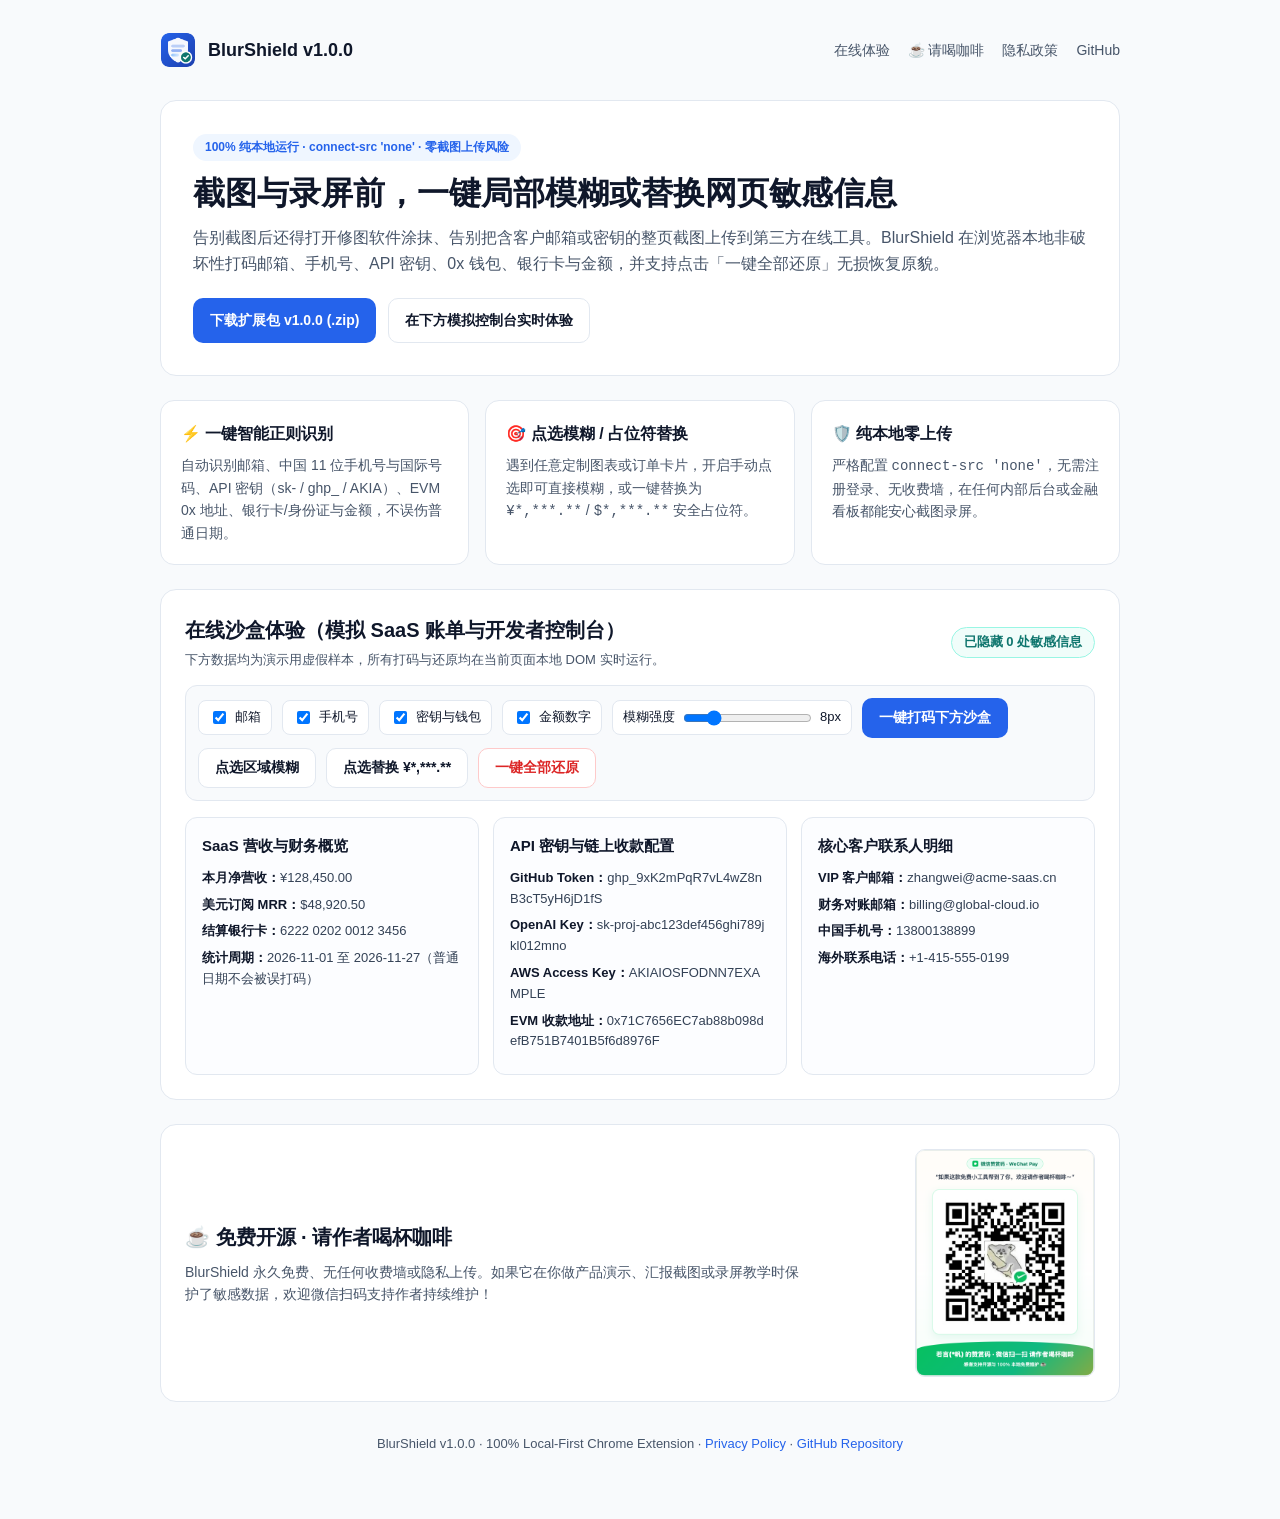
<file: docs/index.html>
<!doctype html>
<html lang="zh-CN">
  <head>
    <meta charset="utf-8" />
    <meta name="viewport" content="width=device-width, initial-scale=1.0" />
    <title>BlurShield — 截图录屏前一键局部打码网页敏感信息</title>
    <link rel="icon" href="assets/icon128.png" type="image/png" />
    <style>
      :root {
        --bg: #f8fafc;
        --card: #ffffff;
        --border: #e2e8f0;
        --text: #0f172a;
        --muted: #475569;
        --primary: #2563eb;
        --primary-hover: #1d4ed8;
        --soft: #eff6ff;
        --success: #0f766e;
        --success-bg: #f0fdfa;
        --danger: #dc2626;
      }
      * { box-sizing: border-box; }
      body {
        margin: 0;
        background: var(--bg);
        color: var(--text);
        font-family: -apple-system, BlinkMacSystemFont, "PingFang SC", "Microsoft YaHei", "Segoe UI", sans-serif;
        line-height: 1.6;
      }
      .wrap {
        max-width: 1000px;
        margin: 0 auto;
        padding: 32px 20px 64px;
      }
      .nav {
        display: flex;
        align-items: center;
        justify-content: space-between;
        gap: 16px;
        margin-bottom: 32px;
      }
      .brand {
        display: flex;
        align-items: center;
        gap: 12px;
        font-weight: 700;
        font-size: 18px;
      }
      .brand img {
        width: 36px;
        height: 36px;
        border-radius: 8px;
      }
      .nav-links {
        display: flex;
        gap: 18px;
        font-size: 14px;
      }
      .nav-links a {
        color: var(--muted);
        text-decoration: none;
        font-weight: 500;
      }
      .nav-links a:hover { color: var(--primary); }
      .hero {
        background: var(--card);
        border: 1px solid var(--border);
        border-radius: 16px;
        padding: 32px;
        margin-bottom: 24px;
      }
      .pill {
        display: inline-block;
        padding: 4px 12px;
        border-radius: 999px;
        background: var(--soft);
        color: var(--primary);
        font-size: 12px;
        font-weight: 600;
        margin-bottom: 12px;
      }
      h1 {
        margin: 0 0 12px;
        font-size: 32px;
        line-height: 1.25;
      }
      .lead {
        margin: 0 0 22px;
        color: var(--muted);
        font-size: 16px;
      }
      .cta-row {
        display: flex;
        flex-wrap: wrap;
        gap: 12px;
      }
      .btn {
        display: inline-flex;
        align-items: center;
        justify-content: center;
        border-radius: 10px;
        padding: 10px 16px;
        font-size: 14px;
        font-weight: 600;
        text-decoration: none;
        cursor: pointer;
        border: 1px solid transparent;
      }
      .btn-primary {
        background: var(--primary);
        color: #ffffff;
      }
      .btn-primary:hover { background: var(--primary-hover); }
      .btn-outline {
        background: #ffffff;
        color: var(--text);
        border-color: var(--border);
      }
      .btn-outline:hover { background: #f1f5f9; }
      .btn-outline.active {
        border-color: #fca5a5;
        background: #fef2f2;
        color: var(--danger);
      }
      .btn-danger {
        background: #ffffff;
        color: var(--danger);
        border-color: #fecaca;
      }
      .btn-danger:hover { background: #fef2f2; }
      .grid-3 {
        display: grid;
        grid-template-columns: repeat(auto-fit, minmax(240px, 1fr));
        gap: 16px;
        margin-bottom: 24px;
      }
      .card {
        background: var(--card);
        border: 1px solid var(--border);
        border-radius: 14px;
        padding: 20px;
      }
      .card h3 {
        margin: 0 0 8px;
        font-size: 16px;
      }
      .card p {
        margin: 0;
        color: var(--muted);
        font-size: 14px;
      }
      .demo-section {
        background: var(--card);
        border: 1px solid var(--border);
        border-radius: 16px;
        padding: 24px;
        margin-bottom: 24px;
      }
      .demo-head {
        display: flex;
        flex-wrap: wrap;
        align-items: center;
        justify-content: space-between;
        gap: 12px;
        margin-bottom: 14px;
      }
      .status-pill {
        font-size: 13px;
        font-weight: 600;
        padding: 4px 12px;
        border-radius: 999px;
        background: var(--success-bg);
        color: var(--success);
        border: 1px solid #99f6e4;
      }
      .demo-controls {
        display: flex;
        flex-wrap: wrap;
        align-items: center;
        gap: 10px;
        margin-bottom: 16px;
        padding: 12px;
        background: #f8fafc;
        border: 1px solid var(--border);
        border-radius: 12px;
      }
      .cat-check {
        display: inline-flex;
        align-items: center;
        gap: 6px;
        font-size: 13px;
        background: #fff;
        border: 1px solid var(--border);
        border-radius: 8px;
        padding: 6px 10px;
        cursor: pointer;
      }
      .sandbox-grid {
        display: grid;
        grid-template-columns: repeat(auto-fit, minmax(280px, 1fr));
        gap: 14px;
      }
      .sandbox-card {
        border: 1px solid var(--border);
        border-radius: 12px;
        padding: 16px;
        background: #fcfdff;
      }
      .sandbox-card h4 {
        margin: 0 0 10px;
        font-size: 15px;
      }
      .kv {
        font-size: 13px;
        margin: 6px 0;
        color: #334155;
        word-break: break-all;
      }
      .kv strong { color: var(--text); }
      .coffee-box {
        display: flex;
        flex-wrap: wrap;
        align-items: center;
        justify-content: space-between;
        gap: 20px;
        background: #ffffff;
        border: 1px solid var(--border);
        border-radius: 16px;
        padding: 24px;
      }
      .coffee-qr {
        width: 180px;
        height: auto;
        border-radius: 10px;
        border: 1px solid var(--border);
      }
      footer {
        margin-top: 32px;
        text-align: center;
        font-size: 13px;
        color: var(--muted);
      }
      footer a { color: var(--primary); text-decoration: none; }
    </style>
  </head>
  <body>
    <div class="wrap">
      <nav class="nav">
        <div class="brand">
          <img src="assets/icon128.png" alt="BlurShield" />
          <span>BlurShield v1.0.0</span>
        </div>
        <div class="nav-links">
          <a href="#sandbox">在线体验</a>
          <a href="#coffee">☕ 请喝咖啡</a>
          <a href="privacy.html">隐私政策</a>
          <a href="https://github.com/z121245017-ai/blurshield-extension" target="_blank" rel="noopener">GitHub</a>
        </div>
      </nav>

      <section class="hero">
        <span class="pill">100% 纯本地运行 · connect-src 'none' · 零截图上传风险</span>
        <h1>截图与录屏前，一键局部模糊或替换网页敏感信息</h1>
        <p class="lead">
          告别截图后还得打开修图软件涂抹、告别把含客户邮箱或密钥的整页截图上传到第三方在线工具。BlurShield 在浏览器本地非破坏性打码邮箱、手机号、API 密钥、0x 钱包、银行卡与金额，并支持点击「一键全部还原」无损恢复原貌。
        </p>
        <div class="cta-row">
          <a
            class="btn btn-primary"
            href="https://github.com/z121245017-ai/blurshield-extension/releases/download/v1.0.0/blurshield-extension-v1.0.0.zip"
          >
            下载扩展包 v1.0.0 (.zip)
          </a>
          <a class="btn btn-outline" href="#sandbox">在下方模拟控制台实时体验</a>
        </div>
      </section>

      <section class="grid-3">
        <div class="card">
          <h3>⚡ 一键智能正则识别</h3>
          <p>自动识别邮箱、中国 11 位手机号与国际号码、API 密钥（sk- / ghp_ / AKIA）、EVM 0x 地址、银行卡/身份证与金额，不误伤普通日期。</p>
        </div>
        <div class="card">
          <h3>🎯 点选模糊 / 占位符替换</h3>
          <p>遇到任意定制图表或订单卡片，开启手动点选即可直接模糊，或一键替换为 <code>¥*,***.**</code> / <code>$*,***.**</code> 安全占位符。</p>
        </div>
        <div class="card">
          <h3>🛡️ 纯本地零上传</h3>
          <p>严格配置 <code>connect-src 'none'</code>，无需注册登录、无收费墙，在任何内部后台或金融看板都能安心截图录屏。</p>
        </div>
      </section>

      <section id="sandbox" class="demo-section">
        <div class="demo-head">
          <div>
            <h2 style="margin:0 0 4px;font-size:20px;">在线沙盒体验（模拟 SaaS 账单与开发者控制台）</h2>
            <div style="font-size:13px;color:var(--muted);">下方数据均为演示用虚假样本，所有打码与还原均在当前页面本地 DOM 实时运行。</div>
          </div>
          <span id="sandboxStatus" class="status-pill">已隐藏 0 处敏感信息</span>
        </div>

        <div class="demo-controls" data-blurshield-ui="1">
          <label class="cat-check"><input id="sbEmail" type="checkbox" checked /> 邮箱</label>
          <label class="cat-check"><input id="sbPhone" type="checkbox" checked /> 手机号</label>
          <label class="cat-check"><input id="sbSecret" type="checkbox" checked /> 密钥与钱包</label>
          <label class="cat-check"><input id="sbAmount" type="checkbox" checked /> 金额数字</label>
          <label class="cat-check">
            模糊强度
            <input id="sbRadius" type="range" min="6" max="16" value="8" />
            <span id="sbRadiusLabel">8px</span>
          </label>
          <button id="sbAutoBlurBtn" class="btn btn-primary" type="button">一键打码下方沙盒</button>
          <button id="sbPickBlurBtn" class="btn btn-outline" type="button">点选区域模糊</button>
          <button id="sbPickPlaceholderBtn" class="btn btn-outline" type="button">点选替换 ¥*,***.**</button>
          <button id="sbRestoreBtn" class="btn btn-danger" type="button">一键全部还原</button>
        </div>

        <div id="sandboxRoot" class="sandbox-grid">
          <div class="sandbox-card">
            <h4>SaaS 营收与财务概览</h4>
            <div class="kv"><strong>本月净营收：</strong><span id="sbRevenue">¥128,450.00</span></div>
            <div class="kv"><strong>美元订阅 MRR：</strong><span>$48,920.50</span></div>
            <div class="kv"><strong>结算银行卡：</strong><span>6222 0202 0012 3456</span></div>
            <div class="kv"><strong>统计周期：</strong><span>2026-11-01 至 2026-11-27（普通日期不会被误打码）</span></div>
          </div>

          <div class="sandbox-card">
            <h4>API 密钥与链上收款配置</h4>
            <div class="kv"><strong>GitHub Token：</strong><span>ghp_9xK2mPqR7vL4wZ8nB3cT5yH6jD1fS</span></div>
            <div class="kv"><strong>OpenAI Key：</strong><span>sk-proj-abc123def456ghi789jkl012mno</span></div>
            <div class="kv"><strong>AWS Access Key：</strong><span>AKIAIOSFODNN7EXAMPLE</span></div>
            <div class="kv"><strong>EVM 收款地址：</strong><span>0x71C7656EC7ab88b098defB751B7401B5f6d8976F</span></div>
          </div>

          <div class="sandbox-card">
            <h4>核心客户联系人明细</h4>
            <div class="kv"><strong>VIP 客户邮箱：</strong><span>zhangwei@acme-saas.cn</span></div>
            <div class="kv"><strong>财务对账邮箱：</strong><span>billing@global-cloud.io</span></div>
            <div class="kv"><strong>中国手机号：</strong><span>13800138899</span></div>
            <div class="kv"><strong>海外联系电话：</strong><span>+1-415-555-0199</span></div>
          </div>
        </div>
      </section>

      <section id="coffee" class="coffee-box">
        <div style="max-width:620px;">
          <h2 style="margin:0 0 8px;font-size:20px;">☕ 免费开源 · 请作者喝杯咖啡</h2>
          <p style="margin:0;color:var(--muted);font-size:14px;">
            BlurShield 永久免费、无任何收费墙或隐私上传。如果它在你做产品演示、汇报截图或录屏教学时保护了敏感数据，欢迎微信扫码支持作者持续维护！
          </p>
        </div>
        <img class="coffee-qr" src="assets/wechat-coffee-light.png" alt="微信赞赏二维码" />
      </section>

      <footer>
        BlurShield v1.0.0 · 100% Local-First Chrome Extension ·
        <a href="privacy.html">Privacy Policy</a> ·
        <a href="https://github.com/z121245017-ai/blurshield-extension" target="_blank" rel="noopener">GitHub Repository</a>
      </footer>
    </div>

    <script src="assets/sensitive_patterns.js"></script>
    <script src="assets/content.js"></script>
    <script>
      (function () {
        var api = window.__blurShieldApi;
        var sandboxRoot = document.getElementById('sandboxRoot');
        var statusEl = document.getElementById('sandboxStatus');
        var radiusSlider = document.getElementById('sbRadius');
        var radiusLabel = document.getElementById('sbRadiusLabel');
        var pickBlurBtn = document.getElementById('sbPickBlurBtn');
        var pickPlaceholderBtn = document.getElementById('sbPickPlaceholderBtn');

        function getCats() {
          return {
            email: document.getElementById('sbEmail').checked,
            phone: document.getElementById('sbPhone').checked,
            secret: document.getElementById('sbSecret').checked,
            amount: document.getElementById('sbAmount').checked
          };
        }

        function updateStatus(summary) {
          var s = summary || api.getSummary();
          statusEl.textContent = '已隐藏 ' + (s.totalCount || 0) + ' 处敏感信息';
          pickBlurBtn.classList.toggle('active', s.pickActive && s.pickMode === 'blur');
          pickPlaceholderBtn.classList.toggle('active', s.pickActive && s.pickMode === 'placeholder');
        }

        document.getElementById('sbAutoBlurBtn').addEventListener('click', function () {
          var s = api.autoBlurDocument({
            root: sandboxRoot,
            categories: getCats(),
            blurRadius: Number(radiusSlider.value) || 8
          });
          updateStatus(s);
        });

        radiusSlider.addEventListener('input', function () {
          var val = Number(radiusSlider.value) || 8;
          radiusLabel.textContent = val + 'px';
          updateStatus(api.setBlurRadius(val));
        });

        pickBlurBtn.addEventListener('click', function () {
          var cur = api.getSummary();
          var nextActive = !(cur.pickActive && cur.pickMode === 'blur');
          updateStatus(api.setPickMode(nextActive, 'blur'));
        });

        pickPlaceholderBtn.addEventListener('click', function () {
          var cur = api.getSummary();
          var nextActive = !(cur.pickActive && cur.pickMode === 'placeholder');
          updateStatus(api.setPickMode(nextActive, 'placeholder'));
        });

        document.getElementById('sbRestoreBtn').addEventListener('click', function () {
          updateStatus(api.restoreAll(sandboxRoot));
        });

        document.addEventListener('click', function () {
          setTimeout(function () { updateStatus(); }, 30);
        });
      })();
    </script>
  </body>
</html>
</file>
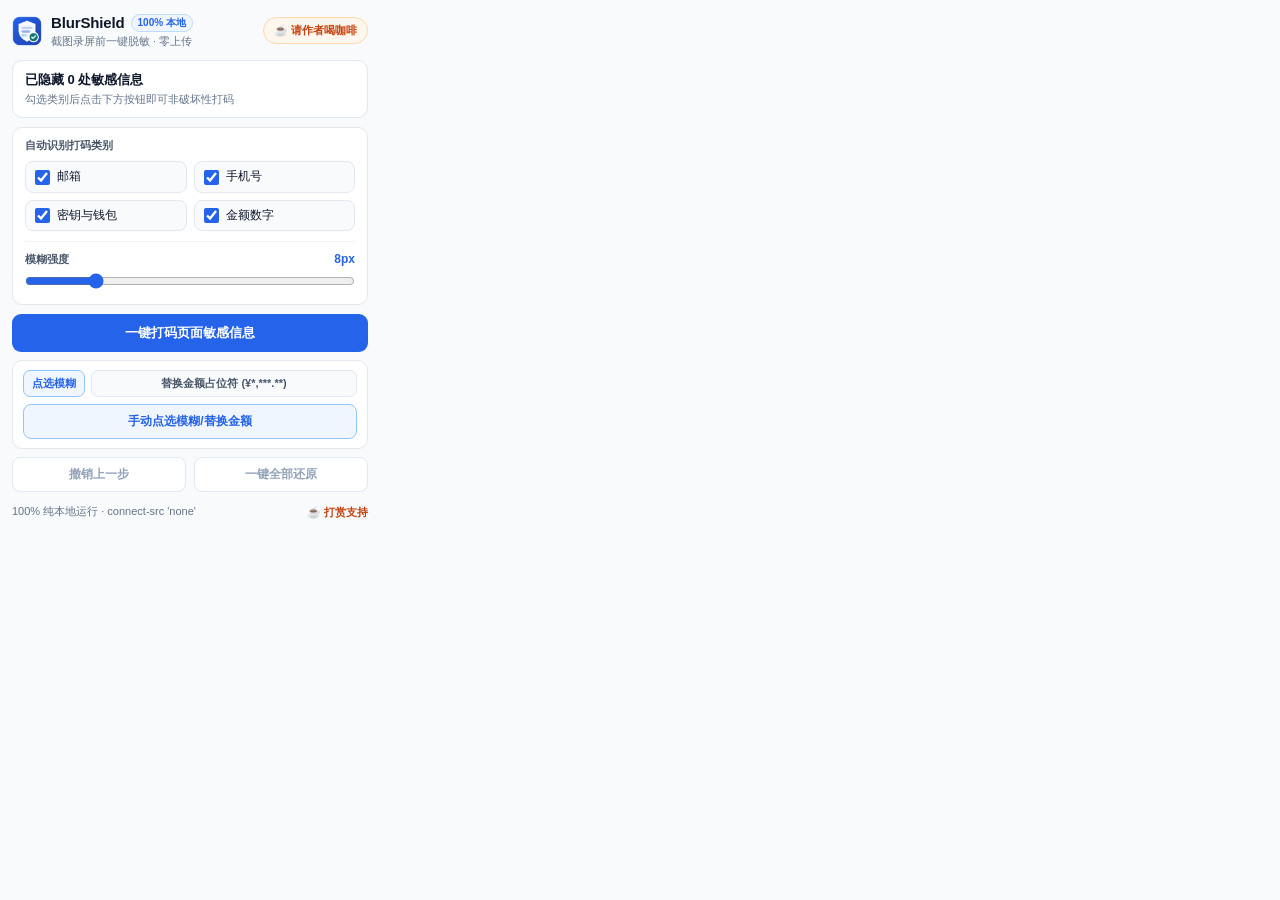
<file: popup.html>
<!doctype html>
<html lang="zh-CN">
  <head>
    <meta charset="utf-8" />
    <meta name="viewport" content="width=device-width, initial-scale=1.0" />
    <title>BlurShield - 截图前一键打码</title>
    <link rel="stylesheet" href="popup.css" />
  </head>
  <body>
    <div class="app-shell">
      <header class="top-bar">
        <div class="brand">
          <img src="icons/icon48.png" alt="BlurShield" class="brand-icon" />
          <div class="brand-text">
            <div class="brand-title-row">
              <span class="brand-name">BlurShield</span>
              <span class="badge-local">100% 本地</span>
            </div>
            <span class="brand-sub">截图录屏前一键脱敏 · 零上传</span>
          </div>
        </div>
        <button id="openCoffeeBtn" class="coffee-pill" type="button" title="支持开发者">
          ☕ 请作者喝咖啡
        </button>
      </header>

      <main class="content">
        <section class="card status-card">
          <div class="status-header">
            <div>
              <div id="statusBadge" class="status-badge">已隐藏 0 处敏感信息</div>
              <div id="statusBreakdown" class="status-breakdown">勾选类别后点击下方按钮即可非破坏性打码</div>
            </div>
            <span id="pickIndicator" class="pick-indicator hidden">点选模式中</span>
          </div>
        </section>

        <section class="card">
          <div class="section-label">自动识别打码类别</div>
          <div class="pill-grid">
            <label class="cat-pill">
              <input id="catEmail" type="checkbox" checked />
              <span>邮箱</span>
            </label>
            <label class="cat-pill">
              <input id="catPhone" type="checkbox" checked />
              <span>手机号</span>
            </label>
            <label class="cat-pill">
              <input id="catSecret" type="checkbox" checked />
              <span>密钥与钱包</span>
            </label>
            <label class="cat-pill">
              <input id="catAmount" type="checkbox" checked />
              <span>金额数字</span>
            </label>
          </div>

          <div class="slider-row">
            <div class="slider-head">
              <span class="section-label">模糊强度</span>
              <span id="blurRadiusValue" class="slider-val">8px</span>
            </div>
            <input id="blurRadiusSlider" type="range" min="6" max="16" step="1" value="8" />
          </div>
        </section>

        <section class="actions-area">
          <button id="autoBlurBtn" class="btn-primary" type="button">
            一键打码页面敏感信息
          </button>

          <div class="card pick-card">
            <div class="pick-mode-tabs" role="radiogroup" aria-label="手动点选方式">
              <button id="modeBlurBtn" class="mode-tab active" type="button" data-mode="blur">
                点选模糊
              </button>
              <button id="modePlaceholderBtn" class="mode-tab" type="button" data-mode="placeholder">
                替换金额占位符 (¥*,***.**)
              </button>
            </div>
            <button id="pickModeBtn" class="btn-outline" type="button">
              手动点选模糊/替换金额
            </button>
          </div>

          <div class="secondary-row">
            <button id="undoBtn" class="btn-secondary" type="button" disabled>
              撤销上一步
            </button>
            <button id="restoreAllBtn" class="btn-danger-outline" type="button" disabled>
              一键全部还原
            </button>
          </div>
        </section>

        <div id="toastBar" class="toast-bar hidden" role="status" aria-live="polite"></div>
      </main>

      <footer class="footer-bar">
        <span>100% 纯本地运行 · connect-src 'none'</span>
        <button id="footerCoffeeLink" class="footer-link" type="button">☕ 打赏支持</button>
      </footer>
    </div>

    <div id="coffeeModal" class="modal-backdrop hidden" role="dialog" aria-modal="true" aria-labelledby="coffeeModalTitle">
      <div class="modal-card">
        <div class="modal-head">
          <h2 id="coffeeModalTitle" class="modal-title">☕ 请作者喝杯咖啡</h2>
          <button id="closeCoffeeModalBtn" class="modal-close" type="button" aria-label="关闭">×</button>
        </div>
        <p class="modal-desc">
          BlurShield 永久免费、100% 纯本地脱敏、绝不上传网页截图或敏感信息。如果帮你省下了打码时间，欢迎扫码支持！
        </p>
        <div class="qr-frame">
          <img src="assets/wechat-coffee-light.png" alt="微信赞赏二维码" class="qr-image" />
        </div>
        <div class="modal-actions">
          <button id="coffeeDonatedBtn" class="btn-primary modal-btn" type="button">我已打赏</button>
          <button id="coffeeLaterBtn" class="btn-secondary modal-btn" type="button">以后再说</button>
        </div>
      </div>
    </div>

    <script src="popup.js"></script>
  </body>
</html>
</file>
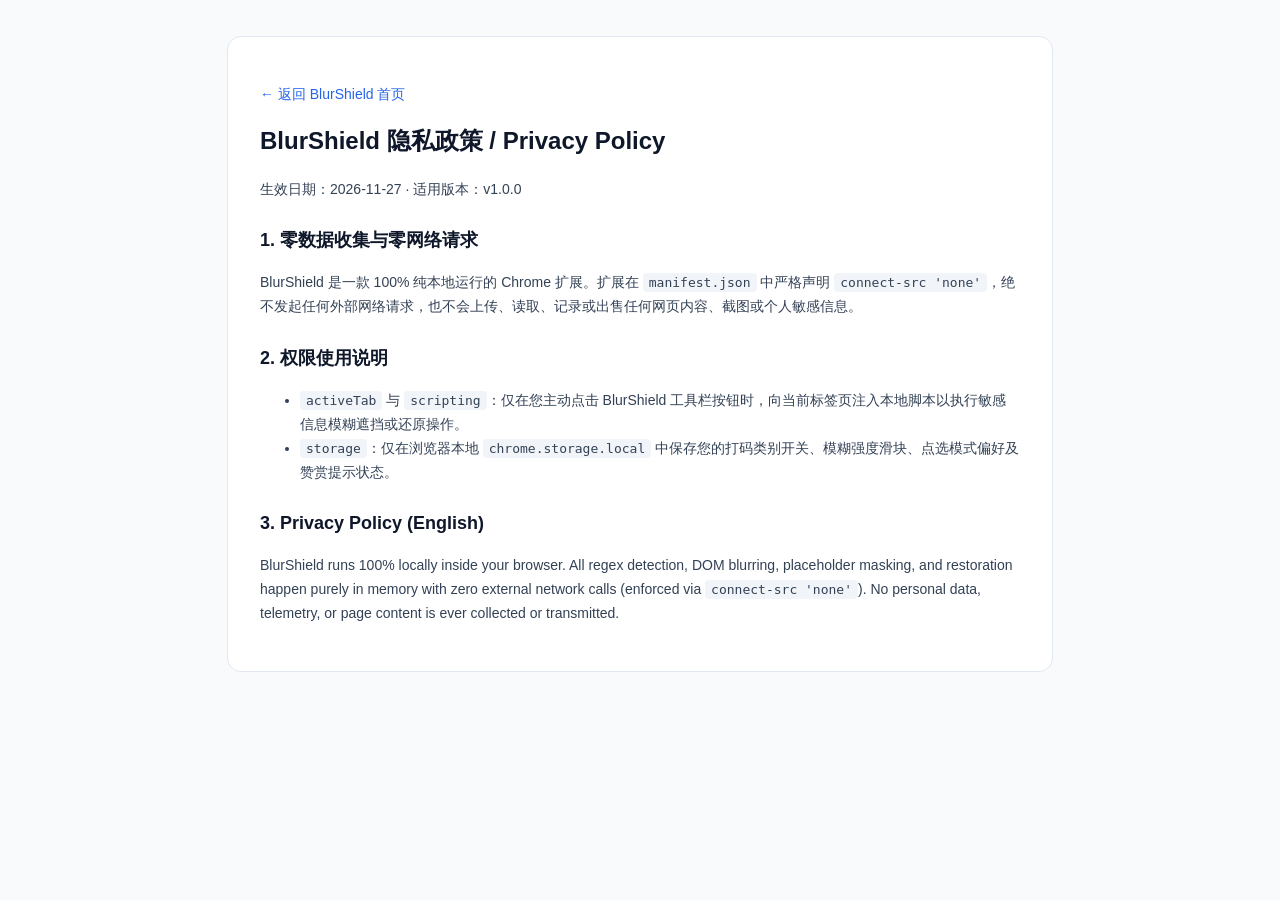
<file: docs/privacy.html>
<!doctype html>
<html lang="zh-CN">
  <head>
    <meta charset="utf-8" />
    <meta name="viewport" content="width=device-width, initial-scale=1.0" />
    <title>BlurShield 隐私政策 / Privacy Policy</title>
    <link rel="icon" href="assets/icon128.png" type="image/png" />
    <style>
      body {
        margin: 0;
        background: #f8fafc;
        color: #0f172a;
        font-family: -apple-system, BlinkMacSystemFont, "PingFang SC", "Segoe UI", sans-serif;
        line-height: 1.7;
      }
      .wrap {
        max-width: 760px;
        margin: 36px auto;
        background: #ffffff;
        border: 1px solid #e2e8f0;
        border-radius: 14px;
        padding: 32px;
      }
      h1 { margin-top: 0; font-size: 24px; }
      h2 { margin-top: 24px; font-size: 18px; }
      p, li { color: #334155; font-size: 14px; }
      a { color: #2563eb; text-decoration: none; }
      a:hover { text-decoration: underline; }
      code {
        background: #f1f5f9;
        padding: 2px 6px;
        border-radius: 4px;
        font-size: 13px;
      }
    </style>
  </head>
  <body>
    <main class="wrap">
      <p><a href="index.html">← 返回 BlurShield 首页</a></p>
      <h1>BlurShield 隐私政策 / Privacy Policy</h1>
      <p>生效日期：2026-11-27 · 适用版本：v1.0.0</p>

      <h2>1. 零数据收集与零网络请求</h2>
      <p>
        BlurShield 是一款 100% 纯本地运行的 Chrome 扩展。扩展在 <code>manifest.json</code> 中严格声明
        <code>connect-src 'none'</code>，绝不发起任何外部网络请求，也不会上传、读取、记录或出售任何网页内容、截图或个人敏感信息。
      </p>

      <h2>2. 权限使用说明</h2>
      <ul>
        <li><code>activeTab</code> 与 <code>scripting</code>：仅在您主动点击 BlurShield 工具栏按钮时，向当前标签页注入本地脚本以执行敏感信息模糊遮挡或还原操作。</li>
        <li><code>storage</code>：仅在浏览器本地 <code>chrome.storage.local</code> 中保存您的打码类别开关、模糊强度滑块、点选模式偏好及赞赏提示状态。</li>
      </ul>

      <h2>3. Privacy Policy (English)</h2>
      <p>
        BlurShield runs 100% locally inside your browser. All regex detection, DOM blurring, placeholder masking, and restoration happen purely in memory with zero external network calls (enforced via <code>connect-src 'none'</code>). No personal data, telemetry, or page content is ever collected or transmitted.
      </p>
    </main>
  </body>
</html>
</file>
<file: popup.css>
:root {
  --bg: #f8fafc;
  --card: #ffffff;
  --border: #e2e8f0;
  --text: #0f172a;
  --muted: #64748b;
  --primary: #2563eb;
  --primary-hover: #1d4ed8;
  --primary-soft: #eff6ff;
  --success: #0f766e;
  --success-soft: #f0fdfa;
  --danger: #dc2626;
  --danger-soft: #fef2f2;
  --warm-bg: #fff7ed;
  --warm-border: #fed7aa;
  --warm-text: #c2410c;
}

* {
  box-sizing: border-box;
}

html,
body {
  margin: 0;
  padding: 0;
  width: 380px;
  min-width: 380px;
  max-width: 380px;
  background: var(--bg);
  color: var(--text);
  font-family: -apple-system, BlinkMacSystemFont, "PingFang SC", "Microsoft YaHei", "Segoe UI", sans-serif;
  font-size: 13px;
  line-height: 1.45;
  overflow-x: hidden;
}

.app-shell {
  display: flex;
  flex-direction: column;
  padding: 12px;
  gap: 10px;
}

.top-bar {
  display: flex;
  align-items: center;
  justify-content: space-between;
  gap: 8px;
}

.brand {
  display: flex;
  align-items: center;
  gap: 9px;
  min-width: 0;
}

.brand-icon {
  width: 30px;
  height: 30px;
  border-radius: 7px;
  flex-shrink: 0;
}

.brand-text {
  display: flex;
  flex-direction: column;
  min-width: 0;
}

.brand-title-row {
  display: flex;
  align-items: center;
  gap: 6px;
}

.brand-name {
  font-size: 15px;
  font-weight: 700;
  letter-spacing: -0.01em;
  color: var(--text);
}

.badge-local {
  font-size: 10px;
  font-weight: 600;
  padding: 1px 6px;
  border-radius: 999px;
  background: var(--primary-soft);
  color: var(--primary);
  border: 1px solid #bfdbfe;
}

.brand-sub {
  font-size: 11px;
  color: var(--muted);
  white-space: nowrap;
  overflow: hidden;
  text-overflow: ellipsis;
}

.coffee-pill {
  border: 1px solid var(--warm-border);
  background: var(--warm-bg);
  color: var(--warm-text);
  border-radius: 999px;
  padding: 5px 10px;
  font-size: 11px;
  font-weight: 600;
  cursor: pointer;
  white-space: nowrap;
  flex-shrink: 0;
  transition: background 120ms ease;
}

.coffee-pill:hover {
  background: #ffedd5;
}

.coffee-pill.supported {
  background: var(--success-soft);
  border-color: #99f6e4;
  color: var(--success);
}

.content {
  display: flex;
  flex-direction: column;
  gap: 9px;
}

.card {
  background: var(--card);
  border: 1px solid var(--border);
  border-radius: 10px;
  padding: 10px 12px;
}

.status-header {
  display: flex;
  align-items: center;
  justify-content: space-between;
  gap: 8px;
}

.status-badge {
  font-size: 13px;
  font-weight: 700;
  color: var(--text);
}

.status-breakdown {
  font-size: 11px;
  color: var(--muted);
  margin-top: 2px;
}

.pick-indicator {
  font-size: 11px;
  font-weight: 600;
  padding: 2px 8px;
  border-radius: 999px;
  background: var(--danger-soft);
  color: var(--danger);
  border: 1px solid #fecaca;
  flex-shrink: 0;
}

.section-label {
  font-size: 11px;
  font-weight: 600;
  color: #475569;
}

.pill-grid {
  display: grid;
  grid-template-columns: 1fr 1fr;
  gap: 7px;
  margin-top: 7px;
}

.cat-pill {
  display: flex;
  align-items: center;
  gap: 7px;
  padding: 6px 9px;
  border: 1px solid var(--border);
  border-radius: 8px;
  background: #f8fafc;
  font-size: 12px;
  font-weight: 500;
  color: var(--text);
  cursor: pointer;
  user-select: none;
  transition: border-color 120ms ease, background 120ms ease;
}

.cat-pill:hover {
  border-color: #93c5fd;
  background: var(--primary-soft);
}

.cat-pill input[type="checkbox"] {
  width: 15px;
  height: 15px;
  margin: 0;
  accent-color: var(--primary);
  cursor: pointer;
}

.slider-row {
  margin-top: 10px;
  padding-top: 9px;
  border-top: 1px solid #f1f5f9;
}

.slider-head {
  display: flex;
  align-items: center;
  justify-content: space-between;
  margin-bottom: 4px;
}

.slider-val {
  font-size: 12px;
  font-weight: 700;
  color: var(--primary);
}

.slider-row input[type="range"] {
  width: 100%;
  margin: 0;
  accent-color: var(--primary);
  cursor: pointer;
}

.actions-area {
  display: flex;
  flex-direction: column;
  gap: 8px;
}

.btn-primary {
  width: 100%;
  border: none;
  border-radius: 9px;
  background: var(--primary);
  color: #ffffff;
  font-size: 13px;
  font-weight: 600;
  padding: 10px 14px;
  cursor: pointer;
  transition: background 120ms ease;
}

.btn-primary:hover:not(:disabled) {
  background: var(--primary-hover);
}

.btn-primary:disabled {
  background: #94a3b8;
  cursor: not-allowed;
}

.pick-card {
  display: flex;
  flex-direction: column;
  gap: 7px;
  padding: 9px 10px;
}

.pick-mode-tabs {
  display: grid;
  grid-template-columns: auto 1fr;
  gap: 6px;
}

.mode-tab {
  border: 1px solid var(--border);
  background: #f8fafc;
  color: #475569;
  border-radius: 7px;
  padding: 5px 8px;
  font-size: 11px;
  font-weight: 600;
  cursor: pointer;
}

.mode-tab.active {
  background: var(--primary-soft);
  border-color: #93c5fd;
  color: var(--primary);
}

.btn-outline {
  width: 100%;
  border: 1px solid #93c5fd;
  background: var(--primary-soft);
  color: var(--primary);
  border-radius: 8px;
  padding: 8px 10px;
  font-size: 12px;
  font-weight: 600;
  cursor: pointer;
}

.btn-outline:hover:not(:disabled) {
  background: #dbeafe;
}

.btn-outline.active {
  border-color: #fca5a5;
  background: var(--danger-soft);
  color: var(--danger);
}

.secondary-row {
  display: grid;
  grid-template-columns: 1fr 1fr;
  gap: 8px;
}

.btn-secondary {
  border: 1px solid var(--border);
  background: #ffffff;
  color: #1e293b;
  border-radius: 8px;
  padding: 8px 10px;
  font-size: 12px;
  font-weight: 600;
  cursor: pointer;
}

.btn-secondary:hover:not(:disabled) {
  background: #f1f5f9;
}

.btn-secondary:disabled {
  color: #94a3b8;
  cursor: not-allowed;
}

.btn-danger-outline {
  border: 1px solid #fecaca;
  background: #ffffff;
  color: var(--danger);
  border-radius: 8px;
  padding: 8px 10px;
  font-size: 12px;
  font-weight: 600;
  cursor: pointer;
}

.btn-danger-outline:hover:not(:disabled) {
  background: var(--danger-soft);
}

.btn-danger-outline:disabled {
  border-color: var(--border);
  color: #94a3b8;
  cursor: not-allowed;
}

.toast-bar {
  border-radius: 8px;
  padding: 7px 10px;
  font-size: 12px;
  font-weight: 500;
  background: var(--success-soft);
  color: var(--success);
  border: 1px solid #99f6e4;
}

.toast-bar.error {
  background: var(--danger-soft);
  color: #b91c1c;
  border-color: #fecaca;
}

.footer-bar {
  display: flex;
  align-items: center;
  justify-content: space-between;
  font-size: 11px;
  color: var(--muted);
  padding-top: 2px;
}

.footer-link {
  border: none;
  background: none;
  padding: 0;
  color: var(--warm-text);
  font-size: 11px;
  font-weight: 600;
  cursor: pointer;
}

.footer-link:hover {
  text-decoration: underline;
}

.modal-backdrop {
  position: fixed;
  inset: 0;
  background: rgba(15, 23, 42, 0.45);
  display: flex;
  align-items: center;
  justify-content: center;
  padding: 14px;
  z-index: 100;
}

.modal-card {
  width: 100%;
  background: #ffffff;
  border-radius: 12px;
  border: 1px solid var(--border);
  padding: 14px;
  box-shadow: 0 18px 40px rgba(15, 23, 42, 0.22);
}

.modal-head {
  display: flex;
  align-items: center;
  justify-content: space-between;
  margin-bottom: 6px;
}

.modal-title {
  margin: 0;
  font-size: 14px;
  font-weight: 700;
  color: var(--text);
}

.modal-close {
  border: none;
  background: #f1f5f9;
  color: #475569;
  width: 24px;
  height: 24px;
  border-radius: 999px;
  font-size: 16px;
  line-height: 1;
  cursor: pointer;
}

.modal-desc {
  margin: 0 0 10px 0;
  font-size: 12px;
  color: #475569;
}

.qr-frame {
  display: flex;
  justify-content: center;
  background: #f8fafc;
  border: 1px solid var(--border);
  border-radius: 10px;
  padding: 8px;
  margin-bottom: 10px;
}

.qr-image {
  width: 200px;
  height: auto;
  border-radius: 6px;
  display: block;
}

.modal-actions {
  display: grid;
  grid-template-columns: 1fr 1fr;
  gap: 8px;
}

.modal-btn {
  padding: 8px 10px;
  font-size: 12px;
}

.hidden {
  display: none !important;
}
</file>
